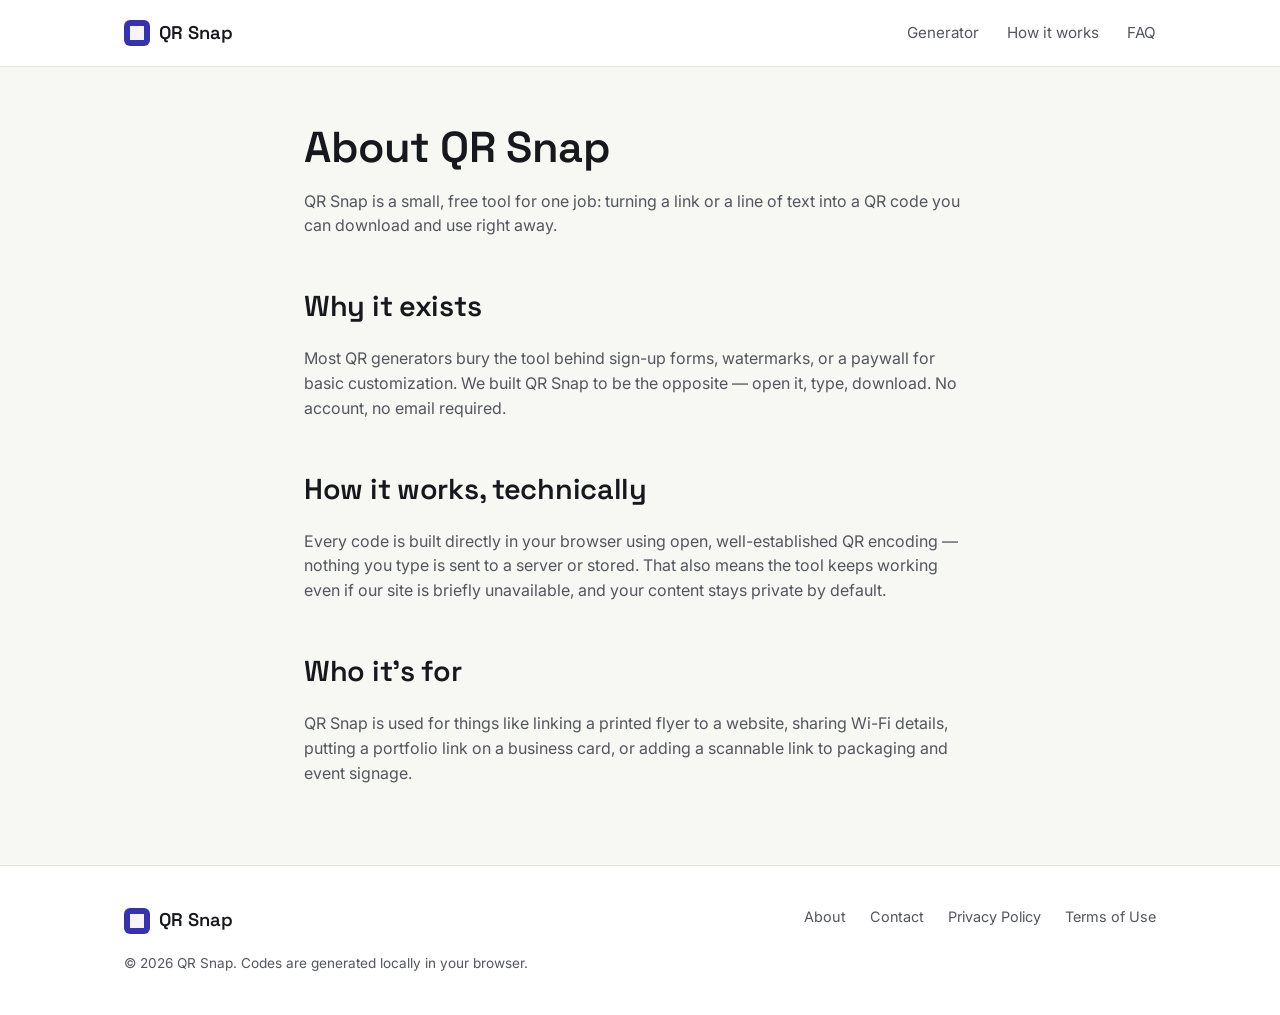
<file: about.html>
<!DOCTYPE html>
<html lang="en">
<head>
<meta charset="UTF-8" />
<meta name="viewport" content="width=device-width, initial-scale=1.0" />
<title>About — QR Snap</title>
<meta name="description" content="QR Snap is a free, simple tool for generating and downloading QR codes, built to be fast and to work entirely in your browser." />
<link href="https://fonts.googleapis.com/css2?family=Space+Grotesk:wght@500;600;700&family=Inter:wght@400;500;600&display=swap" rel="stylesheet">
<link rel="stylesheet" href="https://engahmedhosney9280.github.io/SnapfreeQR/styles.css" />
</head>
<body>

<header class="site-header">
  <div class="wrap">
    <a href="https://engahmedhosney9280.github.io/SnapfreeQR/" class="logo">
      <span class="logo-mark" aria-hidden="true"></span>
      QR Snap
    </a>
    <button class="nav-toggle" id="nav-toggle" aria-label="Toggle menu" aria-expanded="false" aria-controls="top-nav">
      <span></span>
    </button>
    <nav class="top-nav" id="top-nav">
      <a href="https://engahmedhosney9280.github.io/SnapfreeQR/index.html#tool">Generator</a>
      <a href="https://engahmedhosney9280.github.io/SnapfreeQR/index.html#how-it-works">How it works</a>
      <a href="https://engahmedhosney9280.github.io/SnapfreeQR/index.html#faq">FAQ</a>
    </nav>
  </div>
</header>

<main class="page-content">
  <h1>About QR Snap</h1>
  <p>QR Snap is a small, free tool for one job: turning a link or a line of text into a QR code you can download and use right away.</p>

  <h2>Why it exists</h2>
  <p>Most QR generators bury the tool behind sign-up forms, watermarks, or a paywall for basic customization. We built QR Snap to be the opposite — open it, type, download. No account, no email required.</p>

  <h2>How it works, technically</h2>
  <p>Every code is built directly in your browser using open, well-established QR encoding — nothing you type is sent to a server or stored. That also means the tool keeps working even if our site is briefly unavailable, and your content stays private by default.</p>

  <h2>Who it's for</h2>
  <p>QR Snap is used for things like linking a printed flyer to a website, sharing Wi-Fi details, putting a portfolio link on a business card, or adding a scannable link to packaging and event signage.</p>
</main>

<footer class="site-footer">
  <div class="wrap">
    <div class="footer-grid">
      <a href="https://engahmedhosney9280.github.io/SnapfreeQR/" class="logo">
        <span class="logo-mark" aria-hidden="true"></span>
        QR Snap
      </a>
      <nav class="footer-links">
        <a href="https://engahmedhosney9280.github.io/SnapfreeQR/about.html">About</a>
        <a href="https://engahmedhosney9280.github.io/SnapfreeQR/contact.html">Contact</a>
        <a href="https://engahmedhosney9280.github.io/SnapfreeQR/privacy.html">Privacy Policy</a>
        <a href="https://engahmedhosney9280.github.io/SnapfreeQR/terms.html">Terms of Use</a>
      </nav>
    </div>
    <p class="footer-note">© 2026 QR Snap. Codes are generated locally in your browser.</p>
  </div>
</footer>

<script src="https://engahmedhosney9280.github.io/SnapfreeQR/script.js"></script>
</body>
</html>
</file>
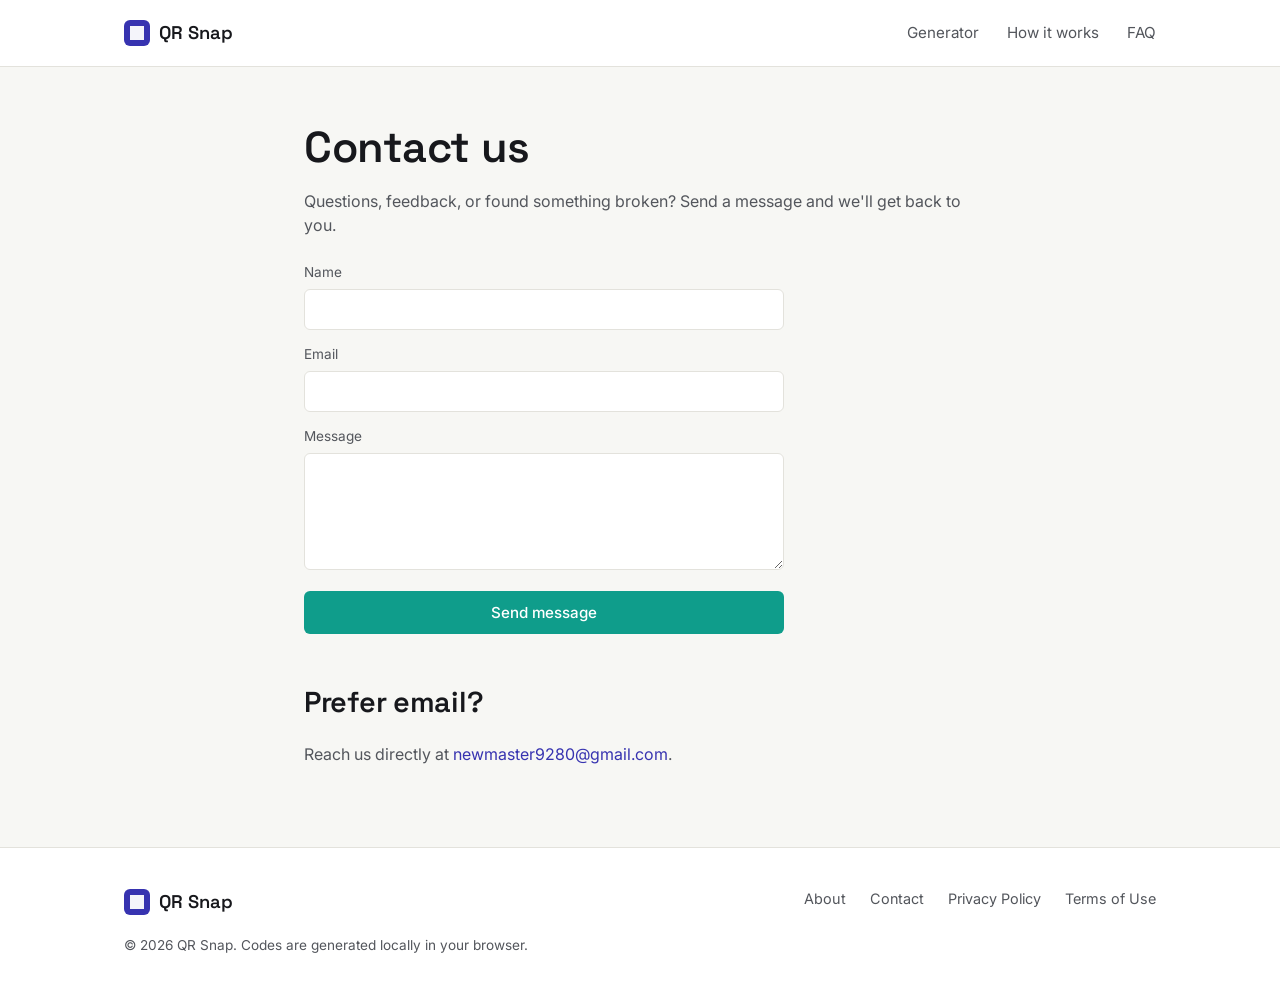
<file: contact.html>
<!DOCTYPE html>
<html lang="en">
<head>
<meta charset="UTF-8" />
<meta name="viewport" content="width=device-width, initial-scale=1.0" />
<title>Contact — QR Snap</title>
<meta name="description" content="Get in touch with the QR Snap team with questions, feedback, or bug reports." />
<link href="https://fonts.googleapis.com/css2?family=Space+Grotesk:wght@500;600;700&family=Inter:wght@400;500;600&display=swap" rel="stylesheet">
<link rel="stylesheet" href="https://engahmedhosney9280.github.io/SnapfreeQR/styles.css" />
</head>
<body>

<header class="site-header">
  <div class="wrap">
    <a href="https://engahmedhosney9280.github.io/SnapfreeQR/" class="logo">
      <span class="logo-mark" aria-hidden="true"></span>
      QR Snap
    </a>
    <button class="nav-toggle" id="nav-toggle" aria-label="Toggle menu" aria-expanded="false" aria-controls="top-nav">
      <span></span>
    </button>
    <nav class="top-nav" id="top-nav">
      <a href="https://engahmedhosney9280.github.io/SnapfreeQR/index.html#tool">Generator</a>
      <a href="https://engahmedhosney9280.github.io/SnapfreeQR/index.html#how-it-works">How it works</a>
      <a href="https://engahmedhosney9280.github.io/SnapfreeQR/index.html#faq">FAQ</a>
    </nav>
  </div>
</header>

<main class="page-content">
  <h1>Contact us</h1>
  <p>Questions, feedback, or found something broken? Send a message and we'll get back to you.</p>

  <form class="contact-form" action="mailto:newmaster9280@gmail.com" method="post" enctype="text/plain">
    <div>
      <label for="name">Name</label>
      <input type="text" id="name" name="name" required />
    </div>
    <div>
      <label for="email">Email</label>
      <input type="email" id="email" name="email" required />
    </div>
    <div>
      <label for="message">Message</label>
      <textarea id="message" name="message" rows="5" required></textarea>
    </div>
    <button type="submit" class="btn btn-primary">Send message</button>
  </form>

  <h2>Prefer email?</h2>
  <p>Reach us directly at <a href="mailto:newmaster9280@gmail.com">newmaster9280@gmail.com</a>.</p>
</main>

<footer class="site-footer">
  <div class="wrap">
    <div class="footer-grid">
      <a href="https://engahmedhosney9280.github.io/SnapfreeQR/" class="logo">
        <span class="logo-mark" aria-hidden="true"></span>
        QR Snap
      </a>
      <nav class="footer-links">
        <a href="https://engahmedhosney9280.github.io/SnapfreeQR/about.html">About</a>
        <a href="https://engahmedhosney9280.github.io/SnapfreeQR/contact.html">Contact</a>
        <a href="https://engahmedhosney9280.github.io/SnapfreeQR/privacy.html">Privacy Policy</a>
        <a href="https://engahmedhosney9280.github.io/SnapfreeQR/terms.html">Terms of Use</a>
      </nav>
    </div>
    <p class="footer-note">© 2026 QR Snap. Codes are generated locally in your browser.</p>
  </div>
</footer>

<script src="https://engahmedhosney9280.github.io/SnapfreeQR/script.js"></script>
</body>
</html>
</file>
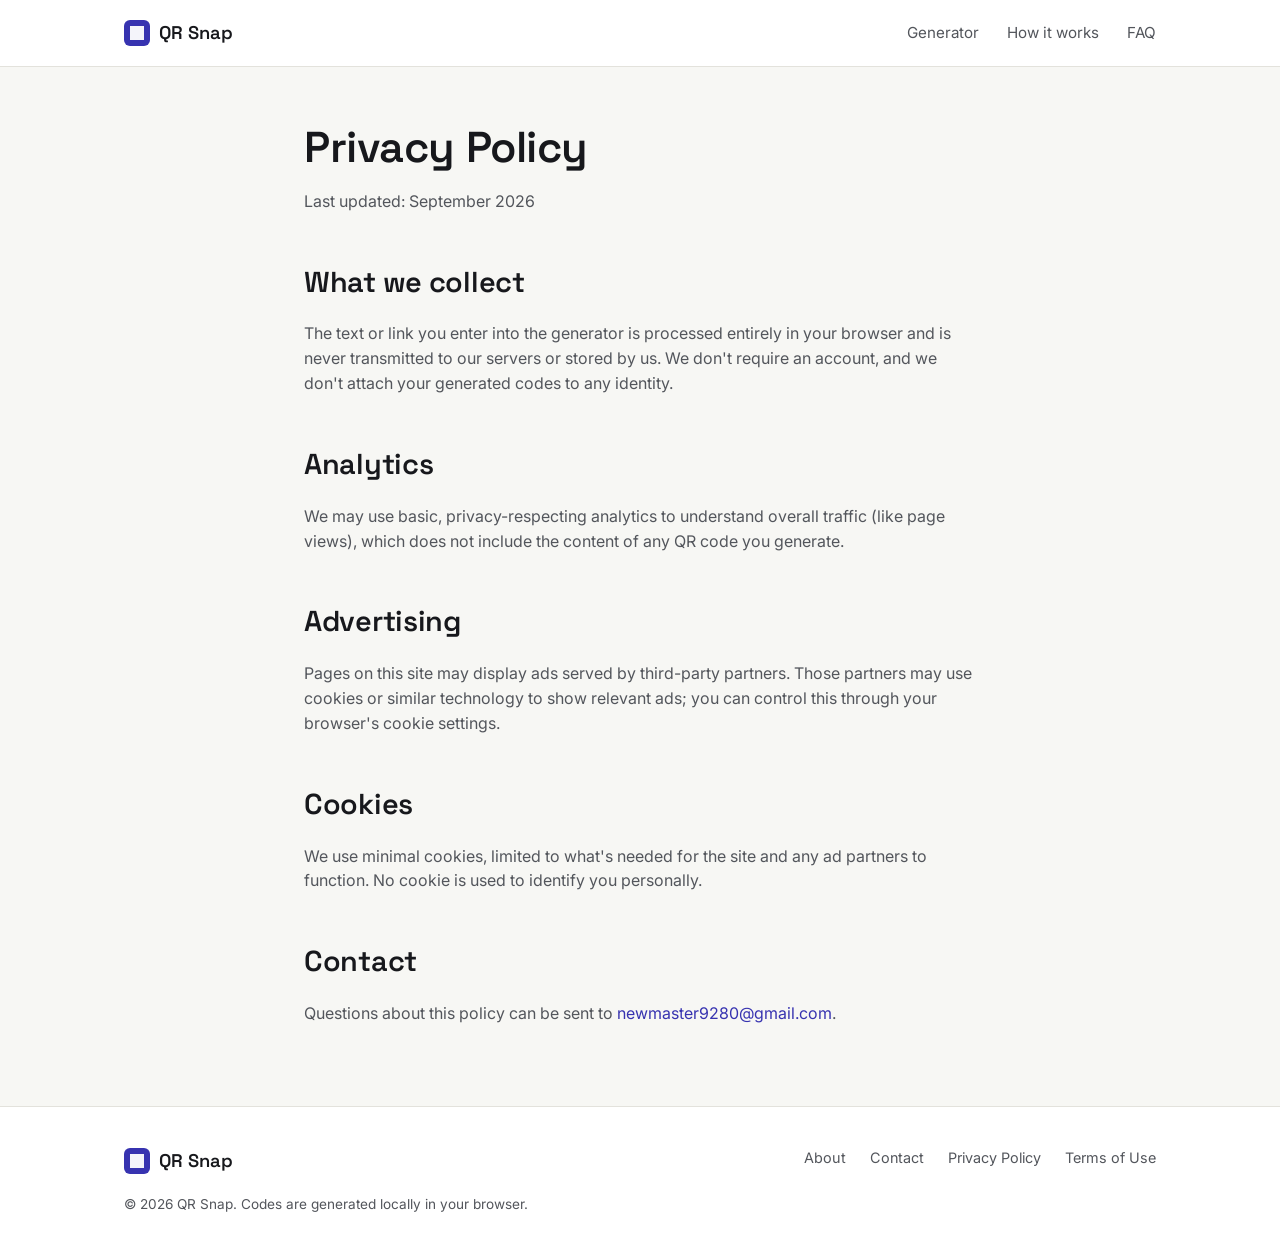
<file: privacy.html>
<!DOCTYPE html>
<html lang="en">
<head>
<meta charset="UTF-8" />
<meta name="viewport" content="width=device-width, initial-scale=1.0" />
<title>Privacy Policy — QR Snap</title>
<meta name="description" content="How QR Snap handles your data: what we collect, what we don't, and how QR code generation works entirely in your browser." />
<link href="https://fonts.googleapis.com/css2?family=Space+Grotesk:wght@500;600;700&family=Inter:wght@400;500;600&display=swap" rel="stylesheet">
<link rel="stylesheet" href="https://engahmedhosney9280.github.io/SnapfreeQR/styles.css" />
</head>
<body>

<header class="site-header">
  <div class="wrap">
    <a href="https://engahmedhosney9280.github.io/SnapfreeQR/" class="logo">
      <span class="logo-mark" aria-hidden="true"></span>
      QR Snap
    </a>
    <button class="nav-toggle" id="nav-toggle" aria-label="Toggle menu" aria-expanded="false" aria-controls="top-nav">
      <span></span>
    </button>
    <nav class="top-nav" id="top-nav">
      <a href="https://engahmedhosney9280.github.io/SnapfreeQR/index.html#tool">Generator</a>
      <a href="https://engahmedhosney9280.github.io/SnapfreeQR/index.html#how-it-works">How it works</a>
      <a href="https://engahmedhosney9280.github.io/SnapfreeQR/index.html#faq">FAQ</a>
    </nav>
  </div>
</header>

<main class="page-content">
  <h1>Privacy Policy</h1>
  <p>Last updated: September 2026</p>

  <h2>What we collect</h2>
  <p>The text or link you enter into the generator is processed entirely in your browser and is never transmitted to our servers or stored by us. We don't require an account, and we don't attach your generated codes to any identity.</p>

  <h2>Analytics</h2>
  <p>We may use basic, privacy-respecting analytics to understand overall traffic (like page views), which does not include the content of any QR code you generate.</p>

  <h2>Advertising</h2>
  <p>Pages on this site may display ads served by third-party partners. Those partners may use cookies or similar technology to show relevant ads; you can control this through your browser's cookie settings.</p>

  <h2>Cookies</h2>
  <p>We use minimal cookies, limited to what's needed for the site and any ad partners to function. No cookie is used to identify you personally.</p>

  <h2>Contact</h2>
  <p>Questions about this policy can be sent to <a href="mailto:newmaster9280@gmail.com">newmaster9280@gmail.com</a>.</p>
</main>

<footer class="site-footer">
  <div class="wrap">
    <div class="footer-grid">
      <a href="https://engahmedhosney9280.github.io/SnapfreeQR/" class="logo">
        <span class="logo-mark" aria-hidden="true"></span>
        QR Snap
      </a>
      <nav class="footer-links">
        <a href="https://engahmedhosney9280.github.io/SnapfreeQR/about.html">About</a>
        <a href="https://engahmedhosney9280.github.io/SnapfreeQR/contact.html">Contact</a>
        <a href="https://engahmedhosney9280.github.io/SnapfreeQR/privacy.html">Privacy Policy</a>
        <a href="https://engahmedhosney9280.github.io/SnapfreeQR/terms.html">Terms of Use</a>
      </nav>
    </div>
    <p class="footer-note">© 2026 QR Snap. Codes are generated locally in your browser.</p>
  </div>
</footer>

<script src="https://engahmedhosney9280.github.io/SnapfreeQR/script.js"></script>
</body>
</html>
</file>
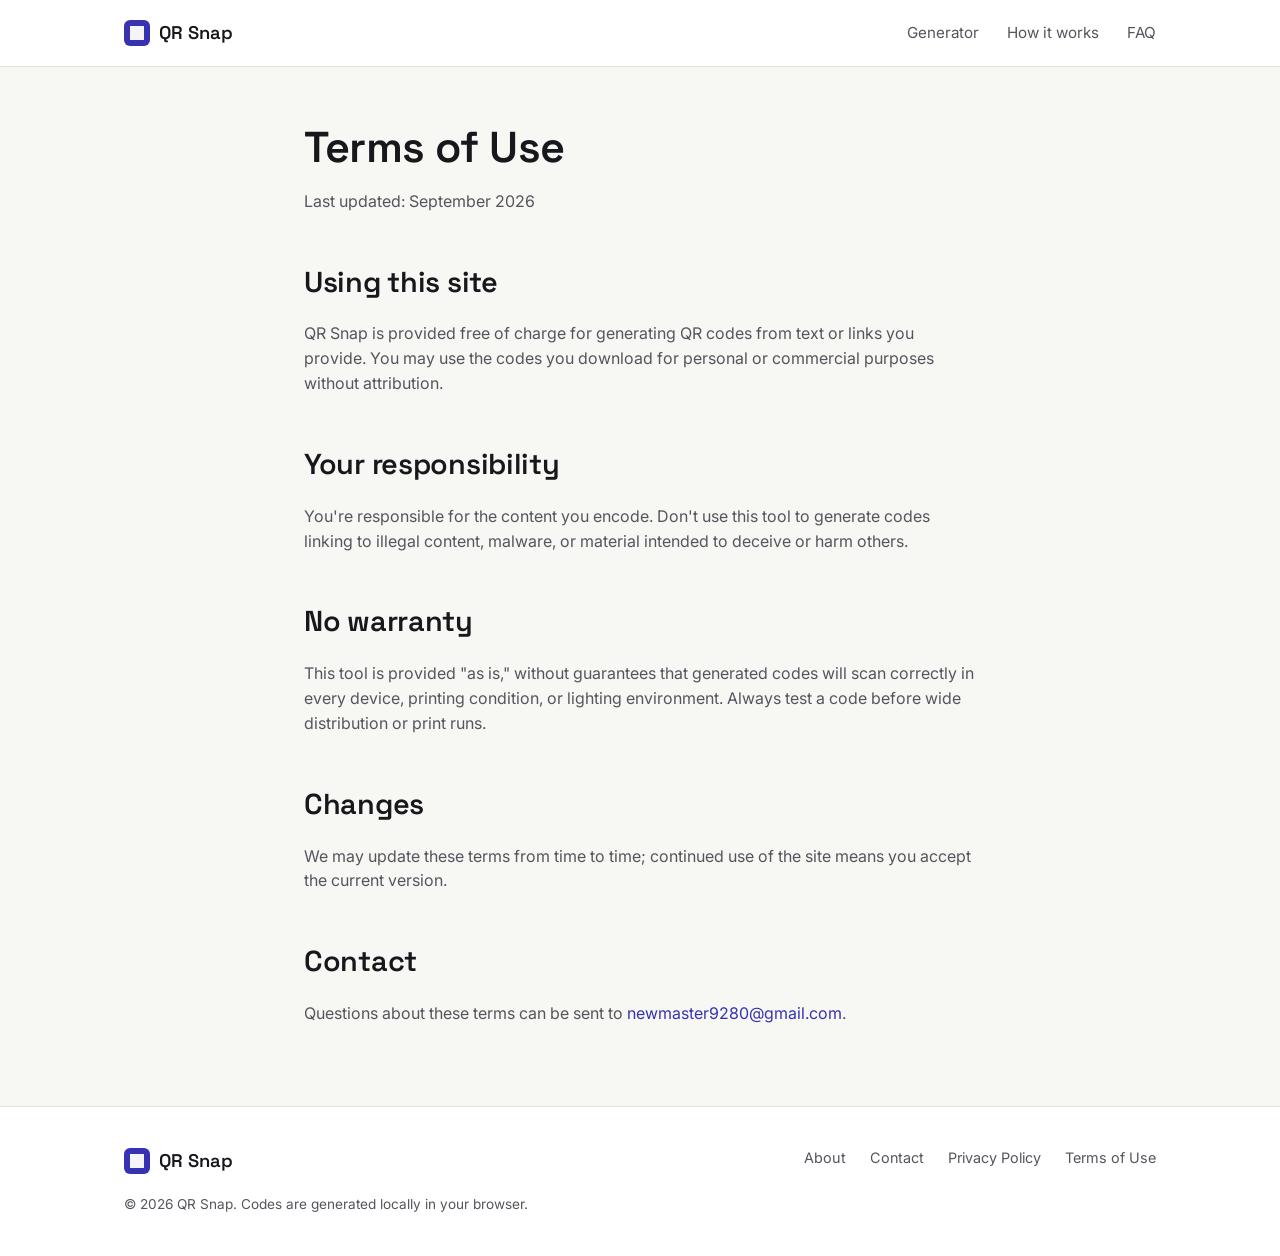
<file: terms.html>
<!DOCTYPE html>
<html lang="en">
<head>
<meta charset="UTF-8" />
<meta name="viewport" content="width=device-width, initial-scale=1.0" />
<title>Terms of Use — QR Snap</title>
<meta name="description" content="The terms for using QR Snap's free QR code generator." />
<link href="https://fonts.googleapis.com/css2?family=Space+Grotesk:wght@500;600;700&family=Inter:wght@400;500;600&display=swap" rel="stylesheet">
<link rel="stylesheet" href="https://engahmedhosney9280.github.io/SnapfreeQR/styles.css" />
</head>
<body>

<header class="site-header">
  <div class="wrap">
    <a href="https://engahmedhosney9280.github.io/SnapfreeQR/" class="logo">
      <span class="logo-mark" aria-hidden="true"></span>
      QR Snap
    </a>
    <button class="nav-toggle" id="nav-toggle" aria-label="Toggle menu" aria-expanded="false" aria-controls="top-nav">
      <span></span>
    </button>
    <nav class="top-nav" id="top-nav">
      <a href="https://engahmedhosney9280.github.io/SnapfreeQR/index.html#tool">Generator</a>
      <a href="https://engahmedhosney9280.github.io/SnapfreeQR/index.html#how-it-works">How it works</a>
      <a href="https://engahmedhosney9280.github.io/SnapfreeQR/index.html#faq">FAQ</a>
    </nav>
  </div>
</header>

<main class="page-content">
  <h1>Terms of Use</h1>
  <p>Last updated: September 2026</p>

  <h2>Using this site</h2>
  <p>QR Snap is provided free of charge for generating QR codes from text or links you provide. You may use the codes you download for personal or commercial purposes without attribution.</p>

  <h2>Your responsibility</h2>
  <p>You're responsible for the content you encode. Don't use this tool to generate codes linking to illegal content, malware, or material intended to deceive or harm others.</p>

  <h2>No warranty</h2>
  <p>This tool is provided "as is," without guarantees that generated codes will scan correctly in every device, printing condition, or lighting environment. Always test a code before wide distribution or print runs.</p>

  <h2>Changes</h2>
  <p>We may update these terms from time to time; continued use of the site means you accept the current version.</p>

  <h2>Contact</h2>
  <p>Questions about these terms can be sent to <a href="mailto:newmaster9280@gmail.com">newmaster9280@gmail.com</a>.</p>
</main>

<footer class="site-footer">
  <div class="wrap">
    <div class="footer-grid">
      <a href="https://engahmedhosney9280.github.io/SnapfreeQR/" class="logo">
        <span class="logo-mark" aria-hidden="true"></span>
        QR Snap
      </a>
      <nav class="footer-links">
        <a href="https://engahmedhosney9280.github.io/SnapfreeQR/about.html">About</a>
        <a href="https://engahmedhosney9280.github.io/SnapfreeQR/contact.html">Contact</a>
        <a href="https://engahmedhosney9280.github.io/SnapfreeQR/privacy.html">Privacy Policy</a>
        <a href="https://engahmedhosney9280.github.io/SnapfreeQR/terms.html">Terms of Use</a>
      </nav>
    </div>
    <p class="footer-note">© 2026 QR Snap. Codes are generated locally in your browser.</p>
  </div>
</footer>

<script src="https://engahmedhosney9280.github.io/SnapfreeQR/script.js"></script>
</body>
</html>
</file>
